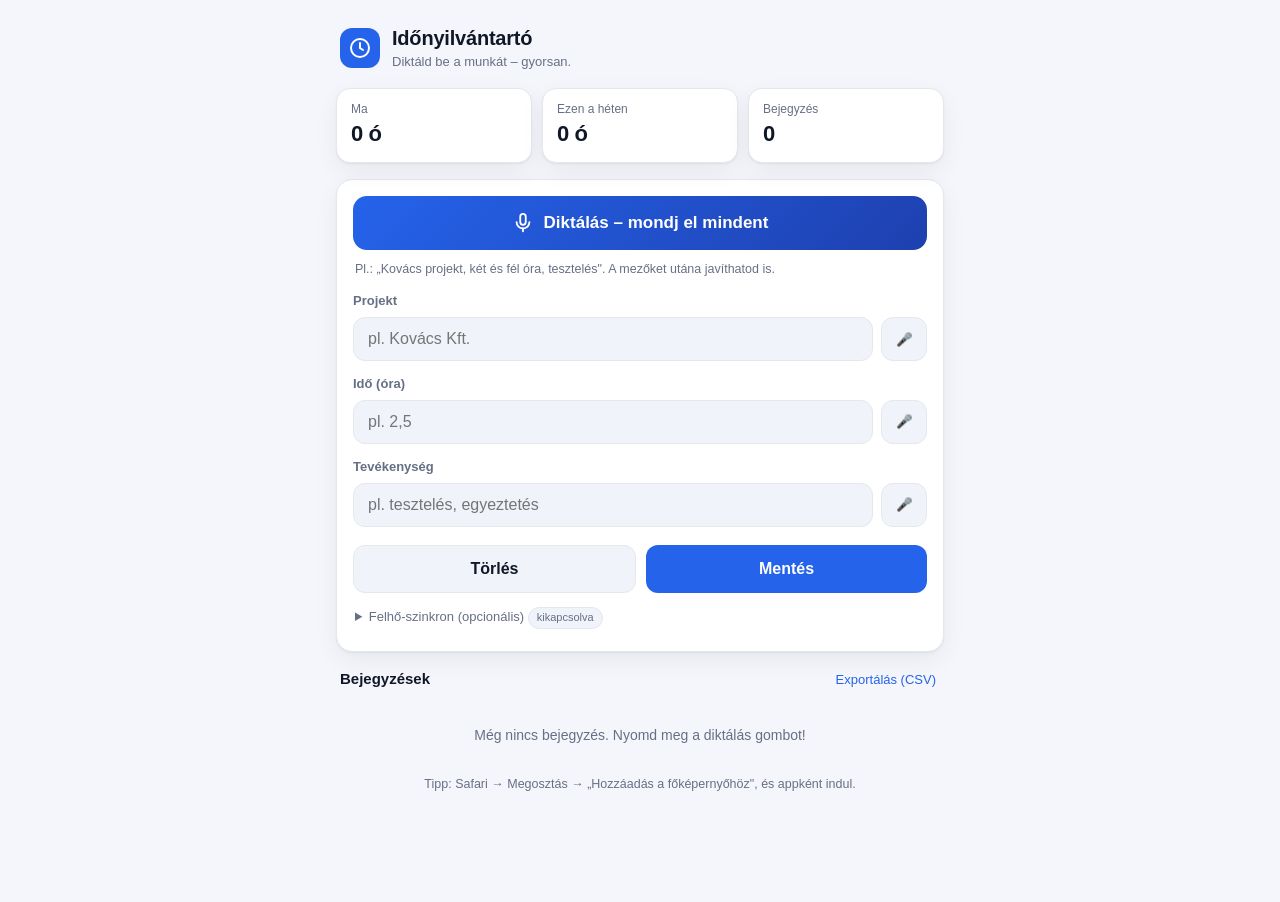
<file: docs/index.html>
<!DOCTYPE html>
<html lang="hu">
<head>
  <meta charset="utf-8" />
  <meta name="viewport" content="width=device-width, initial-scale=1, viewport-fit=cover, maximum-scale=1" />
  <title>Qualitas Időnyilvántartó</title>
  <meta name="theme-color" content="#2563eb" />
  <meta name="description" content="Hangvezérelt időnyilvántartó – diktáld be a munkát." />
  <link rel="manifest" href="manifest.webmanifest" />
  <link rel="apple-touch-icon" href="icons/apple-touch-icon.png" />
  <link rel="icon" href="icons/icon-192.png" type="image/png" />
  <meta name="apple-mobile-web-app-capable" content="yes" />
  <meta name="apple-mobile-web-app-status-bar-style" content="black-translucent" />
  <meta name="apple-mobile-web-app-title" content="Idő" />
  <link rel="stylesheet" href="styles.css" />
</head>
<body>
  <div class="wrap">
    <header class="app-head">
      <div class="logo">
        <svg width="24" height="24" viewBox="0 0 24 24" fill="none" stroke="#fff" stroke-width="2" stroke-linecap="round"><circle cx="12" cy="12" r="9"/><path d="M12 7v5l3 2"/></svg>
      </div>
      <div>
        <h1>Időnyilvántartó</h1>
        <p>Diktáld be a munkát – gyorsan.</p>
      </div>
    </header>

    <div class="summary">
      <div class="stat"><div class="k">Ma</div><div class="v"><span id="sumToday">0</span> ó</div></div>
      <div class="stat"><div class="k">Ezen a héten</div><div class="v"><span id="sumWeek">0</span> ó</div></div>
      <div class="stat"><div class="k">Bejegyzés</div><div class="v" id="sumCount">0</div></div>
    </div>

    <div class="card">
      <button id="dictateAll" class="dictate-btn" type="button">
        <svg class="mic" viewBox="0 0 24 24" fill="none" stroke="currentColor" stroke-width="2" stroke-linecap="round"><rect x="9" y="2" width="6" height="12" rx="3"/><path d="M5 11a7 7 0 0 0 14 0"/><path d="M12 18v3"/></svg>
        <span id="dictateAllLabel">Diktálás – mondj el mindent</span>
      </button>
      <p class="hint" id="speechHint">Pl.: „Kovács projekt, két és fél óra, tesztelés". A mezőket utána javíthatod is.</p>

      <div class="field">
        <label for="proj">Projekt</label>
        <div class="row">
          <input id="proj" type="text" inputmode="text" placeholder="pl. Kovács Kft." autocomplete="off" />
          <button class="mic-mini" data-target="proj" type="button" aria-label="Projekt diktálása">🎤</button>
        </div>
      </div>

      <div class="field">
        <label for="hours">Idő (óra)</label>
        <div class="row">
          <input id="hours" type="text" inputmode="decimal" placeholder="pl. 2,5" autocomplete="off" />
          <button class="mic-mini" data-target="hours" type="button" aria-label="Idő diktálása">🎤</button>
        </div>
      </div>

      <div class="field">
        <label for="act">Tevékenység</label>
        <div class="row">
          <input id="act" type="text" inputmode="text" placeholder="pl. tesztelés, egyeztetés" autocomplete="off" />
          <button class="mic-mini" data-target="act" type="button" aria-label="Tevékenység diktálása">🎤</button>
        </div>
      </div>

      <div class="actions">
        <button id="clearBtn" class="btn btn-ghost" type="button">Törlés</button>
        <button id="saveBtn" class="btn btn-primary" type="button">Mentés</button>
      </div>

      <details class="settings">
        <summary>Felhő-szinkron (opcionális) <span id="syncBadge" class="badge">kikapcsolva</span></summary>
        <p class="hint">Ha megadod a Google Űrlapod adatait, minden mentés a felhőbe (Google Táblázat) is bekerül. Enélkül minden a telefonon marad.</p>
        <div class="field"><label>Google Form „formResponse" URL</label>
          <input id="cfgUrl" type="url" placeholder="https://docs.google.com/forms/d/e/.../formResponse" autocomplete="off" /></div>
        <div class="field"><label>entry azonosító – Projekt</label>
          <input id="cfgProj" type="text" placeholder="entry.111111" autocomplete="off" /></div>
        <div class="field"><label>entry azonosító – Idő</label>
          <input id="cfgHours" type="text" placeholder="entry.222222" autocomplete="off" /></div>
        <div class="field"><label>entry azonosító – Tevékenység</label>
          <input id="cfgAct" type="text" placeholder="entry.333333" autocomplete="off" /></div>
        <div class="actions"><button id="cfgSave" class="btn btn-ghost" type="button">Beállítás mentése</button></div>
      </details>
    </div>

    <div class="list-head">
      <h2>Bejegyzések</h2>
      <button id="exportBtn" class="link-btn" type="button">Exportálás (CSV)</button>
    </div>
    <div id="list"></div>

    <p class="install-tip">Tipp: Safari → Megosztás → „Hozzáadás a főképernyőhöz", és appként indul.</p>
  </div>

  <div id="toast" class="toast"></div>
  <script src="app.js"></script>
</body>
</html>
</file>
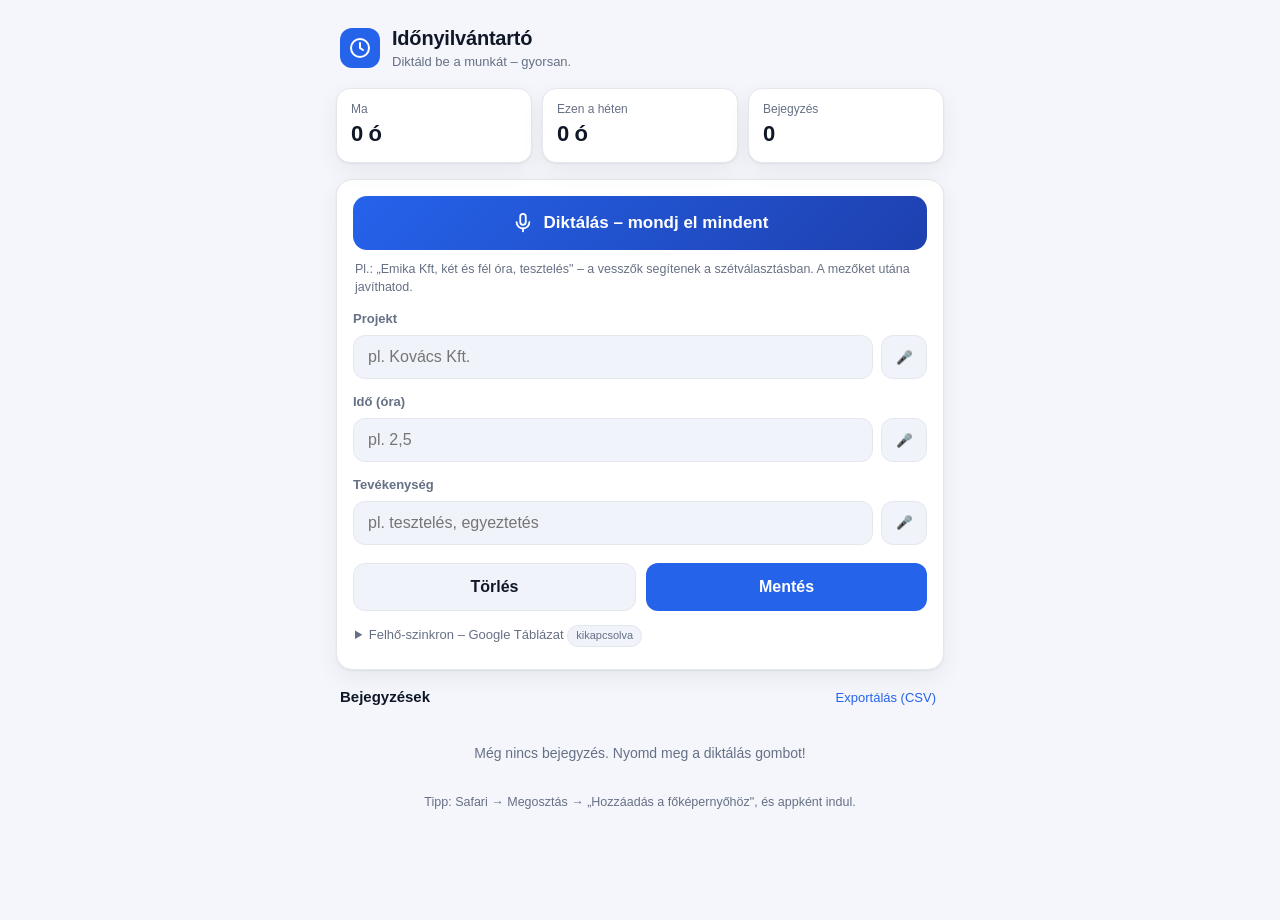
<file: ido/index.html>
<!DOCTYPE html>
<html lang="hu">
<head>
  <meta charset="utf-8" />
  <meta name="viewport" content="width=device-width, initial-scale=1, viewport-fit=cover, maximum-scale=1" />
  <title>Qualitas Időnyilvántartó</title>
  <meta name="theme-color" content="#2563eb" />
  <meta name="description" content="Hangvezérelt időnyilvántartó – diktáld be a munkát." />
  <link rel="manifest" href="manifest.webmanifest" />
  <link rel="apple-touch-icon" href="icons/apple-touch-icon.png" />
  <link rel="icon" href="icons/icon-192.png" type="image/png" />
  <meta name="apple-mobile-web-app-capable" content="yes" />
  <meta name="apple-mobile-web-app-status-bar-style" content="black-translucent" />
  <meta name="apple-mobile-web-app-title" content="Idő" />
  <link rel="stylesheet" href="styles.css" />
</head>
<body>
  <div class="wrap">
    <header class="app-head">
      <div class="logo">
        <svg width="24" height="24" viewBox="0 0 24 24" fill="none" stroke="#fff" stroke-width="2" stroke-linecap="round"><circle cx="12" cy="12" r="9"/><path d="M12 7v5l3 2"/></svg>
      </div>
      <div>
        <h1>Időnyilvántartó</h1>
        <p>Diktáld be a munkát – gyorsan.</p>
      </div>
    </header>

    <div class="summary">
      <div class="stat"><div class="k">Ma</div><div class="v"><span id="sumToday">0</span> ó</div></div>
      <div class="stat"><div class="k">Ezen a héten</div><div class="v"><span id="sumWeek">0</span> ó</div></div>
      <div class="stat"><div class="k">Bejegyzés</div><div class="v" id="sumCount">0</div></div>
    </div>

    <div class="card">
      <button id="dictateAll" class="dictate-btn" type="button">
        <svg class="mic" viewBox="0 0 24 24" fill="none" stroke="currentColor" stroke-width="2" stroke-linecap="round"><rect x="9" y="2" width="6" height="12" rx="3"/><path d="M5 11a7 7 0 0 0 14 0"/><path d="M12 18v3"/></svg>
        <span id="dictateAllLabel">Diktálás – mondj el mindent</span>
      </button>
      <p class="hint" id="speechHint">Pl.: „Emika Kft, két és fél óra, tesztelés" – a vesszők segítenek a szétválasztásban. A mezőket utána javíthatod.</p>

      <div class="field">
        <label for="proj">Projekt</label>
        <div class="row">
          <input id="proj" type="text" inputmode="text" placeholder="pl. Kovács Kft." autocomplete="off" />
          <button class="mic-mini" data-target="proj" type="button" aria-label="Projekt diktálása">🎤</button>
        </div>
      </div>

      <div class="field">
        <label for="hours">Idő (óra)</label>
        <div class="row">
          <input id="hours" type="text" inputmode="decimal" placeholder="pl. 2,5" autocomplete="off" />
          <button class="mic-mini" data-target="hours" type="button" aria-label="Idő diktálása">🎤</button>
        </div>
      </div>

      <div class="field">
        <label for="act">Tevékenység</label>
        <div class="row">
          <input id="act" type="text" inputmode="text" placeholder="pl. tesztelés, egyeztetés" autocomplete="off" />
          <button class="mic-mini" data-target="act" type="button" aria-label="Tevékenység diktálása">🎤</button>
        </div>
      </div>

      <div class="actions">
        <button id="clearBtn" class="btn btn-ghost" type="button">Törlés</button>
        <button id="saveBtn" class="btn btn-primary" type="button">Mentés</button>
      </div>

      <details class="settings">
        <summary>Felhő-szinkron – Google Táblázat <span id="syncBadge" class="badge">kikapcsolva</span></summary>
        <p class="hint">Illeszd be a Google Apps Script webalkalmazásod URL-jét (a beállítást lásd a README-ben). Ekkor minden mentés közvetlenül a Google Táblázatodba is bekerül. Enélkül minden a telefonon marad.</p>
        <div class="field"><label>Apps Script webalkalmazás URL</label>
          <input id="cfgUrl" type="url" placeholder="https://script.google.com/macros/s/.../exec" autocomplete="off" /></div>
        <div class="field"><label>Titkos kulcs (opcionális)</label>
          <input id="cfgToken" type="text" placeholder="pl. valami-titok-123" autocomplete="off" /></div>
        <div class="actions">
          <button id="cfgTest" class="btn btn-ghost" type="button">Teszt sor</button>
          <button id="cfgSave" class="btn btn-ghost" type="button">Beállítás mentése</button>
        </div>
      </details>
    </div>

    <div class="list-head">
      <h2>Bejegyzések</h2>
      <button id="exportBtn" class="link-btn" type="button">Exportálás (CSV)</button>
    </div>
    <div id="list"></div>

    <p class="install-tip">Tipp: Safari → Megosztás → „Hozzáadás a főképernyőhöz", és appként indul.</p>
  </div>

  <div id="toast" class="toast"></div>
  <script src="app.js"></script>
</body>
</html>
</file>
<file: docs/styles.css>
:root {
  --bg: #f4f6fb;
  --surface: #ffffff;
  --surface-2: #f0f3fa;
  --text: #101828;
  --muted: #667085;
  --border: #e4e7ec;
  --brand: #2563eb;
  --brand-ink: #ffffff;
  --accent: #10b981;
  --danger: #ef4444;
  --shadow: 0 1px 2px rgba(16,24,40,.06), 0 8px 24px rgba(16,24,40,.06);
  --radius: 16px;
}
@media (prefers-color-scheme: dark) {
  :root {
    --bg: #0b1220;
    --surface: #131c2e;
    --surface-2: #1b2740;
    --text: #eef2f8;
    --muted: #97a3b6;
    --border: #26324c;
    --shadow: 0 1px 2px rgba(0,0,0,.3), 0 10px 30px rgba(0,0,0,.35);
  }
}
* { box-sizing: border-box; }
html, body { margin: 0; padding: 0; }
body {
  font-family: -apple-system, BlinkMacSystemFont, "Segoe UI", Roboto, Helvetica, Arial, sans-serif;
  background: var(--bg);
  color: var(--text);
  line-height: 1.45;
  -webkit-font-smoothing: antialiased;
  padding: env(safe-area-inset-top) env(safe-area-inset-right) env(safe-area-inset-bottom) env(safe-area-inset-left);
}
.wrap { max-width: 640px; margin: 0 auto; padding: 16px 16px 96px; }

header.app-head {
  display: flex; align-items: center; gap: 12px;
  padding: 8px 4px 16px;
}
header.app-head .logo {
  width: 40px; height: 40px; border-radius: 12px;
  background: var(--brand); display: grid; place-items: center; flex: 0 0 auto;
}
header.app-head h1 { font-size: 20px; margin: 0; letter-spacing: -.01em; }
header.app-head p { margin: 0; font-size: 13px; color: var(--muted); }

.card {
  background: var(--surface);
  border: 1px solid var(--border);
  border-radius: var(--radius);
  box-shadow: var(--shadow);
  padding: 16px;
  margin-bottom: 16px;
}

.dictate-btn {
  width: 100%; border: none; cursor: pointer;
  background: linear-gradient(135deg, #2563eb, #1e40af);
  color: #fff; border-radius: 14px; padding: 16px;
  font-size: 17px; font-weight: 650;
  display: flex; align-items: center; justify-content: center; gap: 10px;
  transition: transform .06s ease, filter .2s ease;
}
.dictate-btn:active { transform: scale(.99); }
.dictate-btn.listening { background: linear-gradient(135deg, #ef4444, #b91c1c); animation: pulse 1.2s infinite; }
@keyframes pulse { 0%,100%{ filter: brightness(1);} 50%{ filter: brightness(1.15);} }
.dictate-btn .mic { width: 22px; height: 22px; }
.hint { font-size: 12.5px; color: var(--muted); margin: 10px 2px 0; }

.field { margin-top: 14px; }
.field label { display: block; font-size: 13px; font-weight: 600; color: var(--muted); margin-bottom: 6px; }
.field .row { display: flex; gap: 8px; }
.field input {
  flex: 1; width: 100%; font-size: 16px; color: var(--text);
  background: var(--surface-2); border: 1px solid var(--border);
  border-radius: 12px; padding: 12px 14px; outline: none;
}
.field input:focus { border-color: var(--brand); box-shadow: 0 0 0 3px rgba(37,99,235,.15); }
.mic-mini {
  flex: 0 0 auto; width: 46px; border: 1px solid var(--border);
  background: var(--surface-2); border-radius: 12px; cursor: pointer;
  display: grid; place-items: center; color: var(--brand);
}
.mic-mini.listening { background: var(--danger); color: #fff; border-color: var(--danger); }

.actions { display: flex; gap: 10px; margin-top: 18px; }
.btn {
  flex: 1; border: none; cursor: pointer; border-radius: 12px;
  padding: 14px; font-size: 16px; font-weight: 650;
}
.btn-primary { background: var(--brand); color: var(--brand-ink); }
.btn-ghost { background: var(--surface-2); color: var(--text); border: 1px solid var(--border); }

.summary { display: flex; gap: 10px; margin-bottom: 16px; }
.stat {
  flex: 1; background: var(--surface); border: 1px solid var(--border);
  border-radius: 14px; padding: 12px 14px; box-shadow: var(--shadow);
}
.stat .k { font-size: 12px; color: var(--muted); }
.stat .v { font-size: 22px; font-weight: 750; letter-spacing: -.02em; }

.list-head { display: flex; align-items: center; justify-content: space-between; margin: 4px 4px 10px; }
.list-head h2 { font-size: 15px; margin: 0; }
.link-btn { background: none; border: none; color: var(--brand); font-size: 13px; cursor: pointer; padding: 4px; }

.entry {
  display: flex; align-items: flex-start; gap: 12px;
  padding: 12px; border: 1px solid var(--border); border-radius: 14px;
  background: var(--surface); margin-bottom: 10px;
}
.entry .body { flex: 1; min-width: 0; }
.entry .top { display: flex; align-items: baseline; gap: 8px; }
.entry .proj { font-weight: 650; }
.entry .hrs { color: var(--accent); font-weight: 700; font-variant-numeric: tabular-nums; }
.entry .act { font-size: 14px; color: var(--text); overflow-wrap: anywhere; }
.entry .meta { font-size: 12px; color: var(--muted); margin-top: 2px; }
.entry .del { background: none; border: none; color: var(--muted); cursor: pointer; font-size: 18px; padding: 2px 6px; line-height: 1; }
.entry .del:active { color: var(--danger); }
.empty { text-align: center; color: var(--muted); font-size: 14px; padding: 24px 8px; }

details.settings { margin-top: 8px; }
details.settings summary { cursor: pointer; color: var(--muted); font-size: 13px; padding: 6px 2px; }
details.settings .field label { font-size: 12px; }
.badge { display: inline-block; font-size: 11px; padding: 2px 8px; border-radius: 999px; background: var(--surface-2); color: var(--muted); border: 1px solid var(--border); }

.toast {
  position: fixed; left: 50%; bottom: calc(20px + env(safe-area-inset-bottom));
  transform: translateX(-50%) translateY(20px);
  background: #111827; color: #fff; padding: 12px 18px; border-radius: 12px;
  font-size: 14px; box-shadow: var(--shadow); opacity: 0; pointer-events: none;
  transition: opacity .2s ease, transform .2s ease; z-index: 50; max-width: 90vw;
}
.toast.show { opacity: 1; transform: translateX(-50%) translateY(0); }

.install-tip { font-size: 12.5px; color: var(--muted); text-align: center; margin-top: 6px; }
</file>
<file: ido/styles.css>
:root {
  --bg: #f4f6fb;
  --surface: #ffffff;
  --surface-2: #f0f3fa;
  --text: #101828;
  --muted: #667085;
  --border: #e4e7ec;
  --brand: #2563eb;
  --brand-ink: #ffffff;
  --accent: #10b981;
  --danger: #ef4444;
  --shadow: 0 1px 2px rgba(16,24,40,.06), 0 8px 24px rgba(16,24,40,.06);
  --radius: 16px;
}
@media (prefers-color-scheme: dark) {
  :root {
    --bg: #0b1220;
    --surface: #131c2e;
    --surface-2: #1b2740;
    --text: #eef2f8;
    --muted: #97a3b6;
    --border: #26324c;
    --shadow: 0 1px 2px rgba(0,0,0,.3), 0 10px 30px rgba(0,0,0,.35);
  }
}
* { box-sizing: border-box; }
html, body { margin: 0; padding: 0; }
body {
  font-family: -apple-system, BlinkMacSystemFont, "Segoe UI", Roboto, Helvetica, Arial, sans-serif;
  background: var(--bg);
  color: var(--text);
  line-height: 1.45;
  -webkit-font-smoothing: antialiased;
  padding: env(safe-area-inset-top) env(safe-area-inset-right) env(safe-area-inset-bottom) env(safe-area-inset-left);
}
.wrap { max-width: 640px; margin: 0 auto; padding: 16px 16px 96px; }

header.app-head {
  display: flex; align-items: center; gap: 12px;
  padding: 8px 4px 16px;
}
header.app-head .logo {
  width: 40px; height: 40px; border-radius: 12px;
  background: var(--brand); display: grid; place-items: center; flex: 0 0 auto;
}
header.app-head h1 { font-size: 20px; margin: 0; letter-spacing: -.01em; }
header.app-head p { margin: 0; font-size: 13px; color: var(--muted); }

.card {
  background: var(--surface);
  border: 1px solid var(--border);
  border-radius: var(--radius);
  box-shadow: var(--shadow);
  padding: 16px;
  margin-bottom: 16px;
}

.dictate-btn {
  width: 100%; border: none; cursor: pointer;
  background: linear-gradient(135deg, #2563eb, #1e40af);
  color: #fff; border-radius: 14px; padding: 16px;
  font-size: 17px; font-weight: 650;
  display: flex; align-items: center; justify-content: center; gap: 10px;
  transition: transform .06s ease, filter .2s ease;
}
.dictate-btn:active { transform: scale(.99); }
.dictate-btn.listening { background: linear-gradient(135deg, #ef4444, #b91c1c); animation: pulse 1.2s infinite; }
@keyframes pulse { 0%,100%{ filter: brightness(1);} 50%{ filter: brightness(1.15);} }
.dictate-btn .mic { width: 22px; height: 22px; }
.hint { font-size: 12.5px; color: var(--muted); margin: 10px 2px 0; }

.field { margin-top: 14px; }
.field label { display: block; font-size: 13px; font-weight: 600; color: var(--muted); margin-bottom: 6px; }
.field .row { display: flex; gap: 8px; }
.field input {
  flex: 1; width: 100%; font-size: 16px; color: var(--text);
  background: var(--surface-2); border: 1px solid var(--border);
  border-radius: 12px; padding: 12px 14px; outline: none;
}
.field input:focus { border-color: var(--brand); box-shadow: 0 0 0 3px rgba(37,99,235,.15); }
.mic-mini {
  flex: 0 0 auto; width: 46px; border: 1px solid var(--border);
  background: var(--surface-2); border-radius: 12px; cursor: pointer;
  display: grid; place-items: center; color: var(--brand);
}
.mic-mini.listening { background: var(--danger); color: #fff; border-color: var(--danger); }

.actions { display: flex; gap: 10px; margin-top: 18px; }
.btn {
  flex: 1; border: none; cursor: pointer; border-radius: 12px;
  padding: 14px; font-size: 16px; font-weight: 650;
}
.btn-primary { background: var(--brand); color: var(--brand-ink); }
.btn-ghost { background: var(--surface-2); color: var(--text); border: 1px solid var(--border); }

.summary { display: flex; gap: 10px; margin-bottom: 16px; }
.stat {
  flex: 1; background: var(--surface); border: 1px solid var(--border);
  border-radius: 14px; padding: 12px 14px; box-shadow: var(--shadow);
}
.stat .k { font-size: 12px; color: var(--muted); }
.stat .v { font-size: 22px; font-weight: 750; letter-spacing: -.02em; }

.list-head { display: flex; align-items: center; justify-content: space-between; margin: 4px 4px 10px; }
.list-head h2 { font-size: 15px; margin: 0; }
.link-btn { background: none; border: none; color: var(--brand); font-size: 13px; cursor: pointer; padding: 4px; }

.entry {
  display: flex; align-items: flex-start; gap: 12px;
  padding: 12px; border: 1px solid var(--border); border-radius: 14px;
  background: var(--surface); margin-bottom: 10px;
}
.entry .body { flex: 1; min-width: 0; }
.entry .top { display: flex; align-items: baseline; gap: 8px; }
.entry .proj { font-weight: 650; }
.entry .hrs { color: var(--accent); font-weight: 700; font-variant-numeric: tabular-nums; }
.entry .act { font-size: 14px; color: var(--text); overflow-wrap: anywhere; }
.entry .meta { font-size: 12px; color: var(--muted); margin-top: 2px; }
.entry .del { background: none; border: none; color: var(--muted); cursor: pointer; font-size: 18px; padding: 2px 6px; line-height: 1; }
.entry .del:active { color: var(--danger); }
.empty { text-align: center; color: var(--muted); font-size: 14px; padding: 24px 8px; }

details.settings { margin-top: 8px; }
details.settings summary { cursor: pointer; color: var(--muted); font-size: 13px; padding: 6px 2px; }
details.settings .field label { font-size: 12px; }
.badge { display: inline-block; font-size: 11px; padding: 2px 8px; border-radius: 999px; background: var(--surface-2); color: var(--muted); border: 1px solid var(--border); }

.toast {
  position: fixed; left: 50%; bottom: calc(20px + env(safe-area-inset-bottom));
  transform: translateX(-50%) translateY(20px);
  background: #111827; color: #fff; padding: 12px 18px; border-radius: 12px;
  font-size: 14px; box-shadow: var(--shadow); opacity: 0; pointer-events: none;
  transition: opacity .2s ease, transform .2s ease; z-index: 50; max-width: 90vw;
}
.toast.show { opacity: 1; transform: translateX(-50%) translateY(0); }

.install-tip { font-size: 12.5px; color: var(--muted); text-align: center; margin-top: 6px; }
</file>
